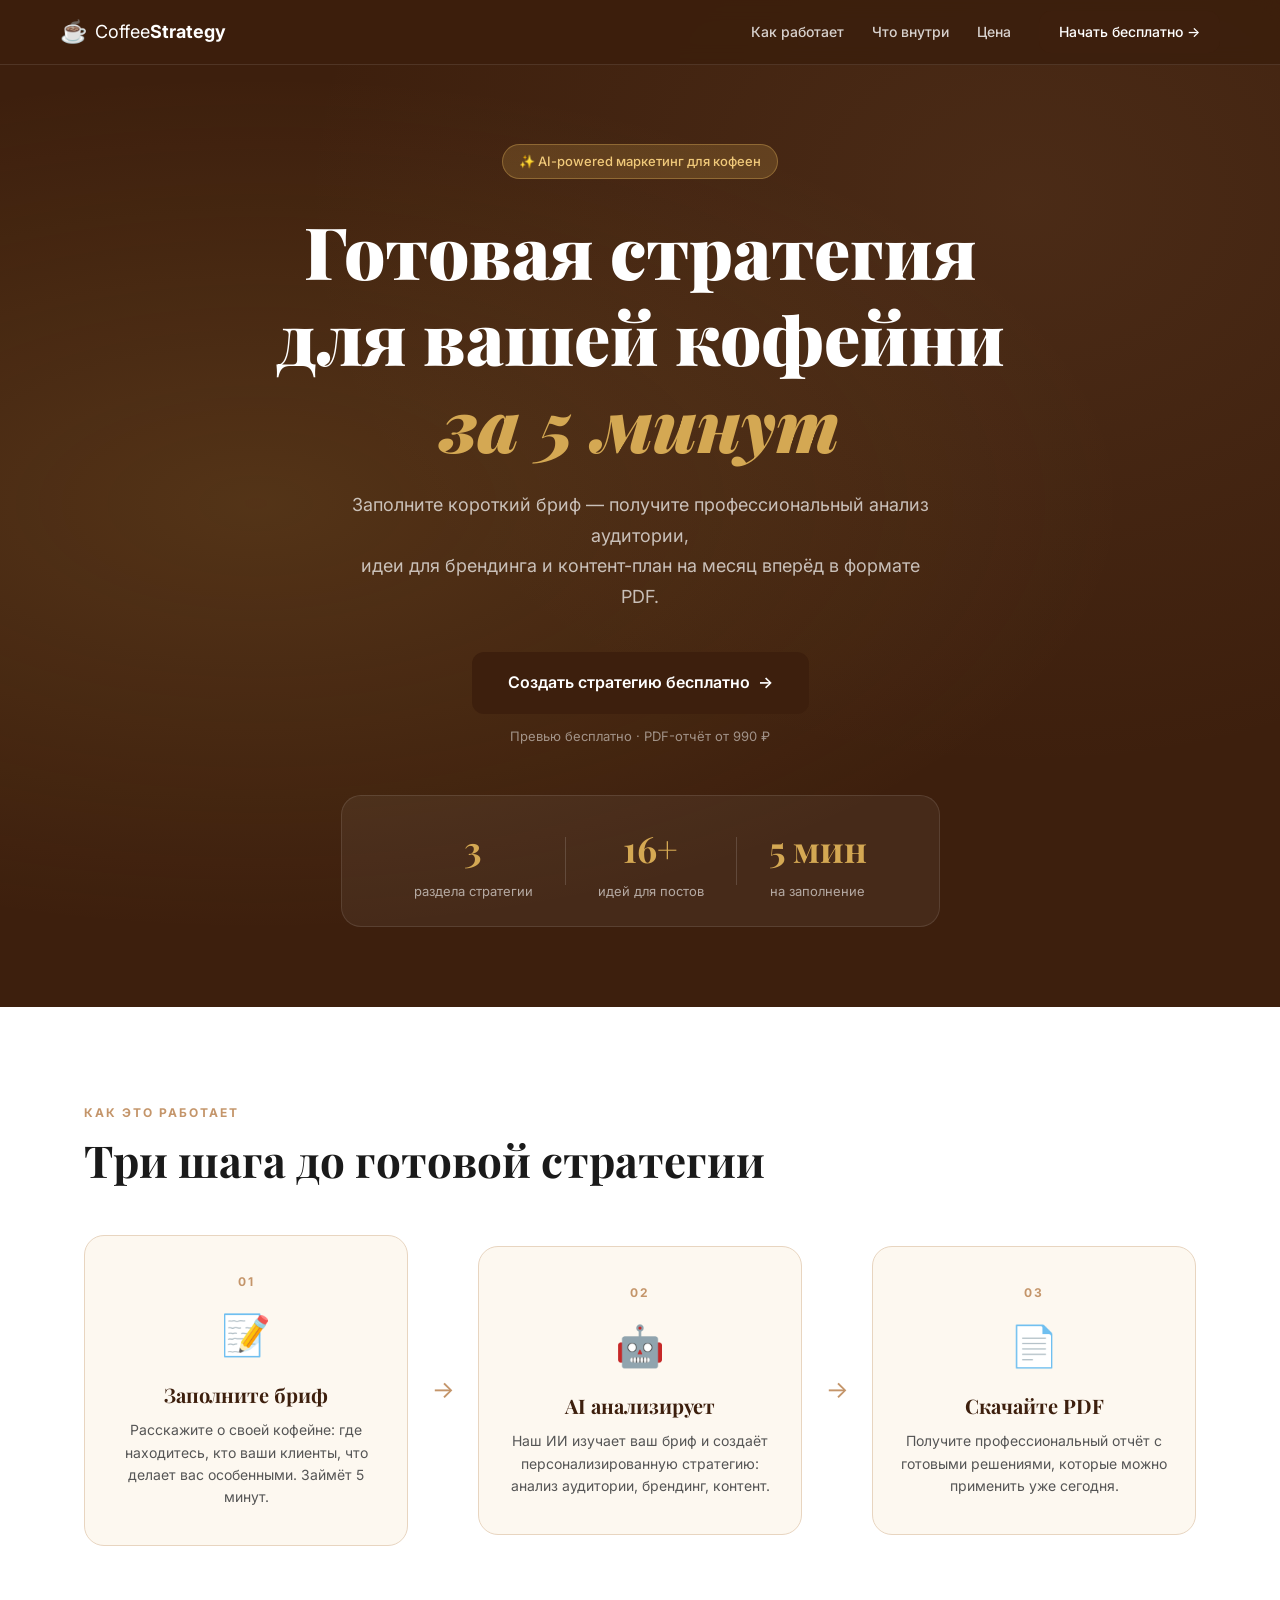
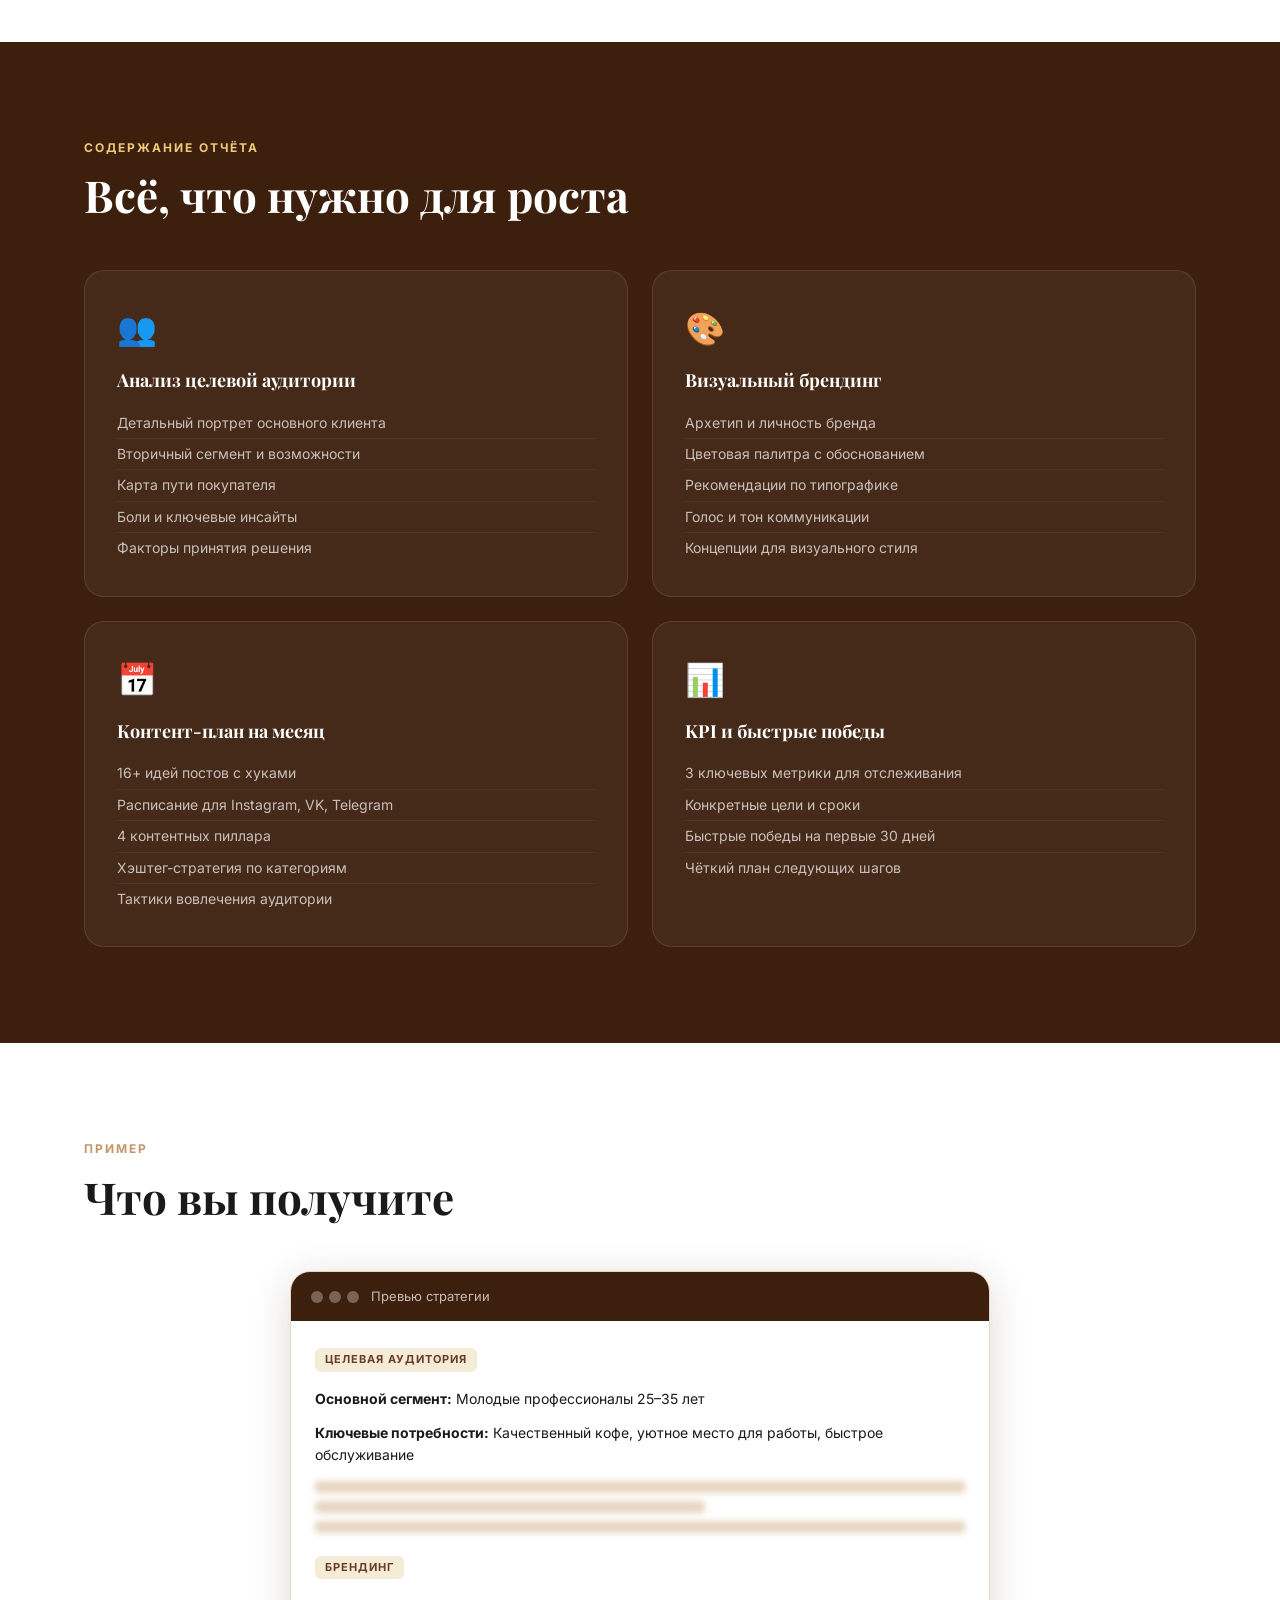
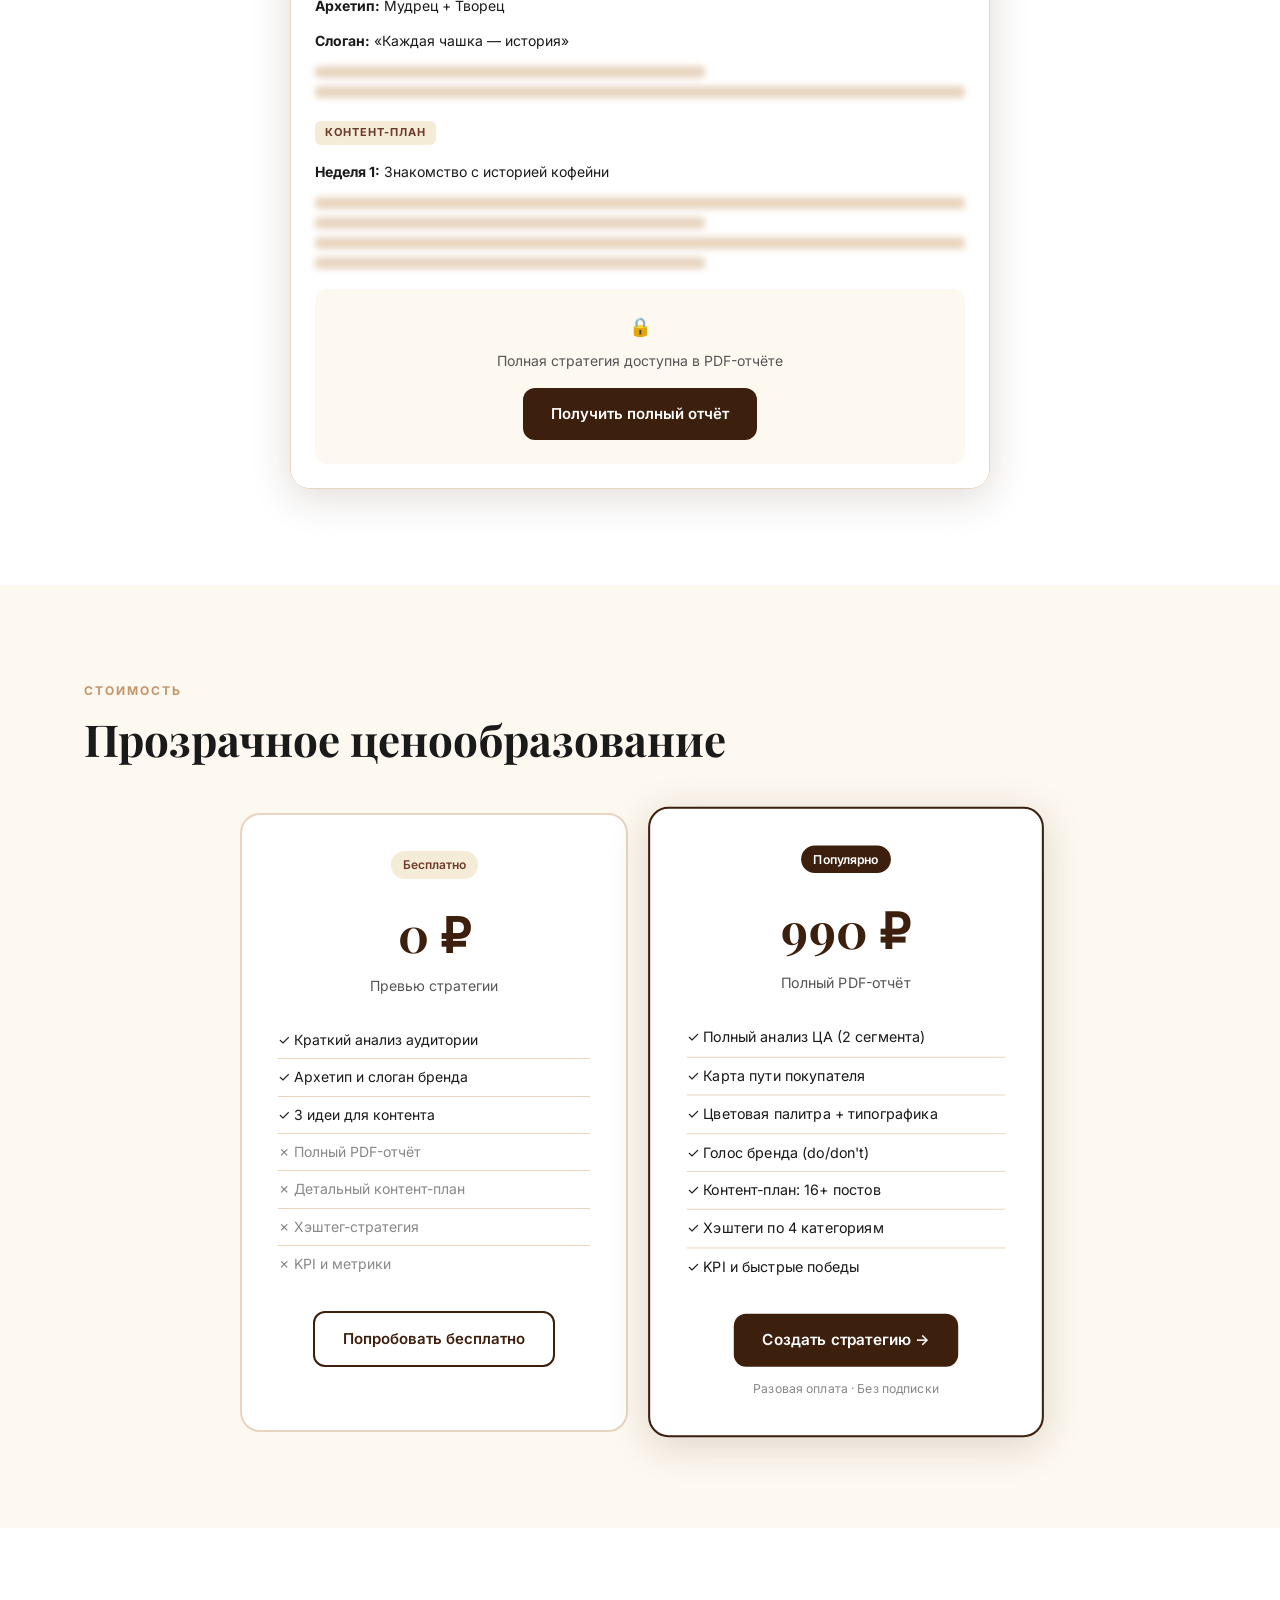
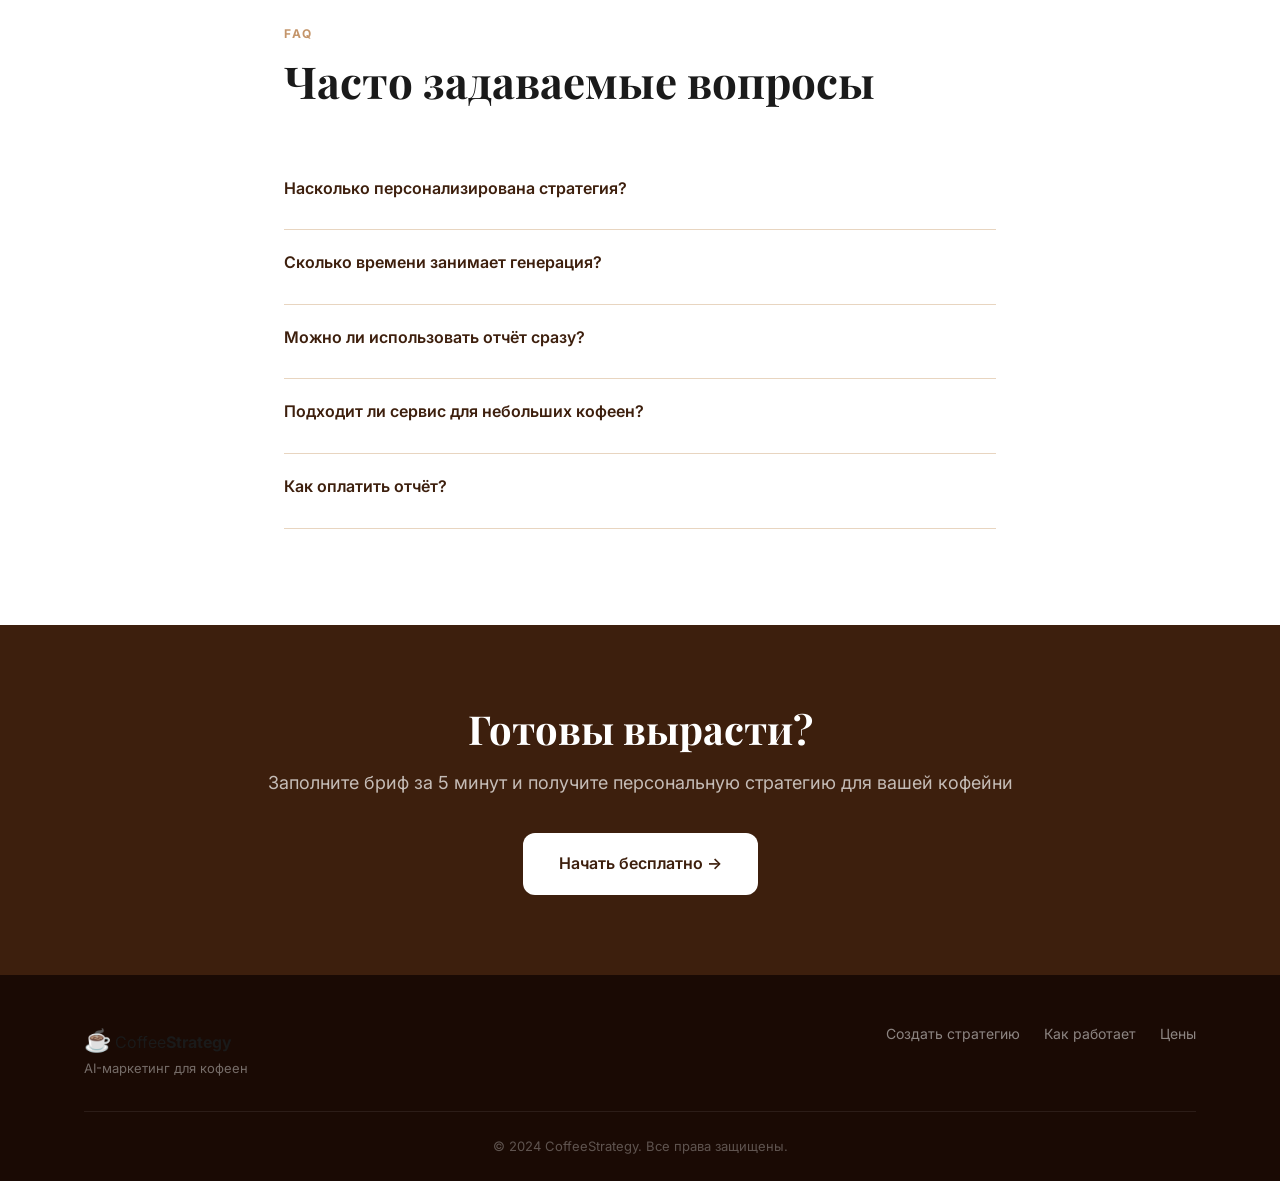
<file: templates/index.html>
<!DOCTYPE html>
<html lang="ru">
<head>
  <meta charset="UTF-8">
  <meta name="viewport" content="width=device-width, initial-scale=1.0">
  <title>CoffeeStrategy — AI-стратегия для вашей кофейни</title>
  <meta name="description" content="Получите готовую маркетинговую стратегию для кофейни за 5 минут. Анализ ЦА, брендинг, контент-план на месяц — всё в одном PDF-отчёте.">
  <link rel="preconnect" href="https://fonts.googleapis.com">
  <link href="https://fonts.googleapis.com/css2?family=Playfair+Display:wght@400;700;900&family=Inter:wght@300;400;500;600&display=swap" rel="stylesheet">
  <link rel="stylesheet" href="/static/css/style.css">
</head>
<body>

<!-- NAVBAR -->
<nav class="navbar">
  <div class="nav-container">
    <a href="/" class="nav-logo">
      <span class="logo-icon">☕</span>
      <span class="logo-text">Coffee<strong>Strategy</strong></span>
    </a>
    <div class="nav-links">
      <a href="#how-it-works">Как работает</a>
      <a href="#what-inside">Что внутри</a>
      <a href="#pricing">Цена</a>
      <a href="/brief" class="btn-nav">Начать бесплатно →</a>
    </div>
  </div>
</nav>

<!-- HERO -->
<section class="hero">
  <div class="hero-bg"></div>
  <div class="container">
    <div class="hero-badge">✨ AI-powered маркетинг для кофеен</div>
    <h1 class="hero-title">
      Готовая стратегия<br>для вашей кофейни<br>
      <span class="hero-accent">за 5 минут</span>
    </h1>
    <p class="hero-subtitle">
      Заполните короткий бриф — получите профессиональный анализ аудитории,<br>
      идеи для брендинга и контент-план на месяц вперёд в формате PDF.
    </p>
    <div class="hero-cta">
      <a href="/brief" class="btn-primary btn-large">
        Создать стратегию бесплатно
        <span class="btn-arrow">→</span>
      </a>
      <div class="hero-note">Превью бесплатно · PDF-отчёт от 990 ₽</div>
    </div>
    <div class="hero-stats">
      <div class="stat">
        <span class="stat-num">3</span>
        <span class="stat-label">раздела стратегии</span>
      </div>
      <div class="stat-divider"></div>
      <div class="stat">
        <span class="stat-num">16+</span>
        <span class="stat-label">идей для постов</span>
      </div>
      <div class="stat-divider"></div>
      <div class="stat">
        <span class="stat-num">5 мин</span>
        <span class="stat-label">на заполнение</span>
      </div>
    </div>
  </div>
</section>

<!-- HOW IT WORKS -->
<section class="section" id="how-it-works">
  <div class="container">
    <div class="section-label">Как это работает</div>
    <h2 class="section-title">Три шага до готовой стратегии</h2>
    <div class="steps-grid">
      <div class="step-card">
        <div class="step-num">01</div>
        <div class="step-icon">📝</div>
        <h3>Заполните бриф</h3>
        <p>Расскажите о своей кофейне: где находитесь, кто ваши клиенты, что делает вас особенными. Займёт 5 минут.</p>
      </div>
      <div class="step-arrow">→</div>
      <div class="step-card">
        <div class="step-num">02</div>
        <div class="step-icon">🤖</div>
        <h3>AI анализирует</h3>
        <p>Наш ИИ изучает ваш бриф и создаёт персонализированную стратегию: анализ аудитории, брендинг, контент.</p>
      </div>
      <div class="step-arrow">→</div>
      <div class="step-card">
        <div class="step-num">03</div>
        <div class="step-icon">📄</div>
        <h3>Скачайте PDF</h3>
        <p>Получите профессиональный отчёт с готовыми решениями, которые можно применить уже сегодня.</p>
      </div>
    </div>
  </div>
</section>

<!-- WHAT'S INSIDE -->
<section class="section section-dark" id="what-inside">
  <div class="container">
    <div class="section-label light">Содержание отчёта</div>
    <h2 class="section-title light">Всё, что нужно для роста</h2>
    <div class="features-grid">
      <div class="feature-card">
        <div class="feature-icon">👥</div>
        <h3>Анализ целевой аудитории</h3>
        <ul>
          <li>Детальный портрет основного клиента</li>
          <li>Вторичный сегмент и возможности</li>
          <li>Карта пути покупателя</li>
          <li>Боли и ключевые инсайты</li>
          <li>Факторы принятия решения</li>
        </ul>
      </div>
      <div class="feature-card">
        <div class="feature-icon">🎨</div>
        <h3>Визуальный брендинг</h3>
        <ul>
          <li>Архетип и личность бренда</li>
          <li>Цветовая палитра с обоснованием</li>
          <li>Рекомендации по типографике</li>
          <li>Голос и тон коммуникации</li>
          <li>Концепции для визуального стиля</li>
        </ul>
      </div>
      <div class="feature-card">
        <div class="feature-icon">📅</div>
        <h3>Контент-план на месяц</h3>
        <ul>
          <li>16+ идей постов с хуками</li>
          <li>Расписание для Instagram, VK, Telegram</li>
          <li>4 контентных пиллара</li>
          <li>Хэштег-стратегия по категориям</li>
          <li>Тактики вовлечения аудитории</li>
        </ul>
      </div>
      <div class="feature-card">
        <div class="feature-icon">📊</div>
        <h3>KPI и быстрые победы</h3>
        <ul>
          <li>3 ключевых метрики для отслеживания</li>
          <li>Конкретные цели и сроки</li>
          <li>Быстрые победы на первые 30 дней</li>
          <li>Чёткий план следующих шагов</li>
        </ul>
      </div>
    </div>
  </div>
</section>

<!-- PREVIEW EXAMPLE -->
<section class="section" id="example">
  <div class="container">
    <div class="section-label">Пример</div>
    <h2 class="section-title">Что вы получите</h2>
    <div class="preview-mockup">
      <div class="mockup-header">
        <div class="mockup-dots">
          <span></span><span></span><span></span>
        </div>
        <div class="mockup-title">Превью стратегии</div>
      </div>
      <div class="mockup-body">
        <div class="mockup-section">
          <div class="mockup-tag">Целевая аудитория</div>
          <div class="mockup-item">
            <strong>Основной сегмент:</strong> Молодые профессионалы 25–35 лет
          </div>
          <div class="mockup-item">
            <strong>Ключевые потребности:</strong> Качественный кофе, уютное место для работы, быстрое обслуживание
          </div>
          <div class="mockup-blurred">
            <div class="blur-line"></div>
            <div class="blur-line short"></div>
            <div class="blur-line"></div>
          </div>
        </div>
        <div class="mockup-section">
          <div class="mockup-tag">Брендинг</div>
          <div class="mockup-item">
            <strong>Архетип:</strong> Мудрец + Творец
          </div>
          <div class="mockup-item">
            <strong>Слоган:</strong> «Каждая чашка — история»
          </div>
          <div class="mockup-blurred">
            <div class="blur-line short"></div>
            <div class="blur-line"></div>
          </div>
        </div>
        <div class="mockup-section">
          <div class="mockup-tag">Контент-план</div>
          <div class="mockup-item">
            <strong>Неделя 1:</strong> Знакомство с историей кофейни
          </div>
          <div class="mockup-blurred">
            <div class="blur-line"></div>
            <div class="blur-line short"></div>
            <div class="blur-line"></div>
            <div class="blur-line short"></div>
          </div>
        </div>
        <div class="mockup-lock">
          <div class="lock-icon">🔒</div>
          <div class="lock-text">Полная стратегия доступна в PDF-отчёте</div>
          <a href="/brief" class="btn-primary">Получить полный отчёт</a>
        </div>
      </div>
    </div>
  </div>
</section>

<!-- PRICING -->
<section class="section section-cream" id="pricing">
  <div class="container">
    <div class="section-label">Стоимость</div>
    <h2 class="section-title">Прозрачное ценообразование</h2>
    <div class="pricing-grid">
      <div class="pricing-card">
        <div class="pricing-badge">Бесплатно</div>
        <div class="pricing-price">0 ₽</div>
        <div class="pricing-desc">Превью стратегии</div>
        <ul class="pricing-features">
          <li class="included">✓ Краткий анализ аудитории</li>
          <li class="included">✓ Архетип и слоган бренда</li>
          <li class="included">✓ 3 идеи для контента</li>
          <li class="not-included">✗ Полный PDF-отчёт</li>
          <li class="not-included">✗ Детальный контент-план</li>
          <li class="not-included">✗ Хэштег-стратегия</li>
          <li class="not-included">✗ KPI и метрики</li>
        </ul>
        <a href="/brief" class="btn-secondary">Попробовать бесплатно</a>
      </div>
      <div class="pricing-card featured">
        <div class="pricing-badge popular">Популярно</div>
        <div class="pricing-price">990 ₽</div>
        <div class="pricing-desc">Полный PDF-отчёт</div>
        <ul class="pricing-features">
          <li class="included">✓ Полный анализ ЦА (2 сегмента)</li>
          <li class="included">✓ Карта пути покупателя</li>
          <li class="included">✓ Цветовая палитра + типографика</li>
          <li class="included">✓ Голос бренда (do/don't)</li>
          <li class="included">✓ Контент-план: 16+ постов</li>
          <li class="included">✓ Хэштеги по 4 категориям</li>
          <li class="included">✓ KPI и быстрые победы</li>
        </ul>
        <a href="/brief" class="btn-primary">Создать стратегию →</a>
        <div class="pricing-note">Разовая оплата · Без подписки</div>
      </div>
    </div>
  </div>
</section>

<!-- FAQ -->
<section class="section" id="faq">
  <div class="container container-narrow">
    <div class="section-label">FAQ</div>
    <h2 class="section-title">Часто задаваемые вопросы</h2>
    <div class="faq-list">
      <div class="faq-item">
        <div class="faq-q">Насколько персонализирована стратегия?</div>
        <div class="faq-a">Стратегия создаётся индивидуально на основе вашего брифа. AI учитывает расположение кофейни, тип заведения, ценовой сегмент и особенности вашего бизнеса.</div>
      </div>
      <div class="faq-item">
        <div class="faq-q">Сколько времени занимает генерация?</div>
        <div class="faq-a">Превью генерируется за 15–30 секунд. Полный PDF-отчёт — за 1–2 минуты после оплаты.</div>
      </div>
      <div class="faq-item">
        <div class="faq-q">Можно ли использовать отчёт сразу?</div>
        <div class="faq-a">Да. Отчёт содержит конкретные рекомендации, готовые идеи для постов с хуками и чёткий план действий. Вы можете начать применять стратегию в тот же день.</div>
      </div>
      <div class="faq-item">
        <div class="faq-q">Подходит ли сервис для небольших кофеен?</div>
        <div class="faq-a">Абсолютно. Сервис создан специально для независимых кофеен и небольших сетей, которым нужна профессиональная стратегия без дорогостоящего маркетингового агентства.</div>
      </div>
      <div class="faq-item">
        <div class="faq-q">Как оплатить отчёт?</div>
        <div class="faq-a">Принимаем оплату картой через Stripe. Для тестирования доступен демо-код DEMO2024.</div>
      </div>
    </div>
  </div>
</section>

<!-- CTA -->
<section class="section-cta">
  <div class="container text-center">
    <h2>Готовы вырасти?</h2>
    <p>Заполните бриф за 5 минут и получите персональную стратегию для вашей кофейни</p>
    <a href="/brief" class="btn-primary btn-large btn-white">
      Начать бесплатно →
    </a>
  </div>
</section>

<!-- FOOTER -->
<footer class="footer">
  <div class="container">
    <div class="footer-content">
      <div class="footer-brand">
        <span class="logo-icon">☕</span>
        <span class="logo-text">Coffee<strong>Strategy</strong></span>
        <p>AI-маркетинг для кофеен</p>
      </div>
      <div class="footer-links">
        <a href="/brief">Создать стратегию</a>
        <a href="#how-it-works">Как работает</a>
        <a href="#pricing">Цены</a>
      </div>
    </div>
    <div class="footer-bottom">
      <p>© 2024 CoffeeStrategy. Все права защищены.</p>
    </div>
  </div>
</footer>

<script src="/static/js/main.js"></script>
</body>
</html>
</file>
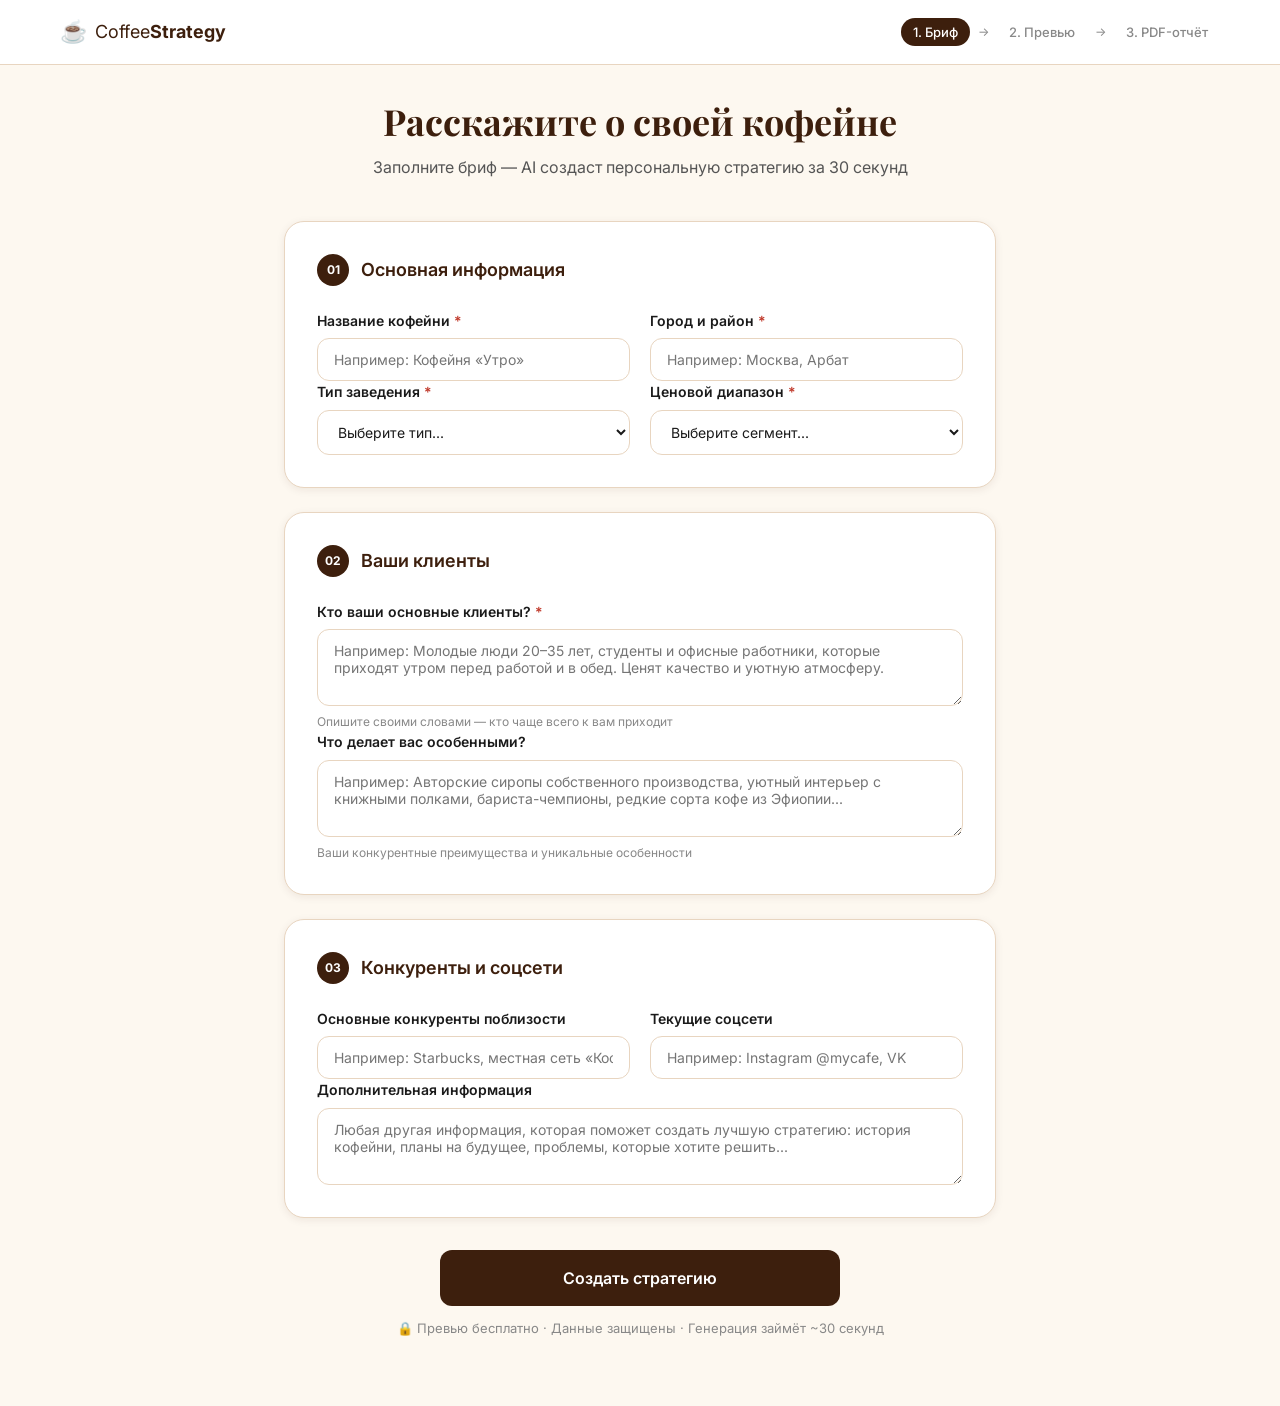
<file: templates/brief.html>
<!DOCTYPE html>
<html lang="ru">
<head>
  <meta charset="UTF-8">
  <meta name="viewport" content="width=device-width, initial-scale=1.0">
  <title>Заполните бриф — CoffeeStrategy</title>
  <link rel="preconnect" href="https://fonts.googleapis.com">
  <link href="https://fonts.googleapis.com/css2?family=Playfair+Display:wght@400;700&family=Inter:wght@300;400;500;600&display=swap" rel="stylesheet">
  <link rel="stylesheet" href="/static/css/style.css">
</head>
<body class="brief-page">

<nav class="navbar navbar-light">
  <div class="nav-container">
    <a href="/" class="nav-logo">
      <span class="logo-icon">☕</span>
      <span class="logo-text">Coffee<strong>Strategy</strong></span>
    </a>
    <div class="nav-progress">
      <div class="progress-step active">1. Бриф</div>
      <div class="progress-arrow">→</div>
      <div class="progress-step">2. Превью</div>
      <div class="progress-arrow">→</div>
      <div class="progress-step">3. PDF-отчёт</div>
    </div>
  </div>
</nav>

<div class="brief-container">
  <div class="brief-header">
    <h1>Расскажите о своей кофейне</h1>
    <p>Заполните бриф — AI создаст персональную стратегию за 30 секунд</p>
  </div>

  <form id="briefForm" class="brief-form">
    <!-- SECTION 1: Основное -->
    <div class="form-section">
      <div class="form-section-header">
        <span class="form-section-num">01</span>
        <h2>Основная информация</h2>
      </div>

      <div class="form-row">
        <div class="form-group">
          <label for="coffee_name">
            Название кофейни <span class="required">*</span>
          </label>
          <input type="text" id="coffee_name" name="coffee_name"
                 placeholder="Например: Кофейня «Утро»"
                 required maxlength="100">
        </div>
        <div class="form-group">
          <label for="location">
            Город и район <span class="required">*</span>
          </label>
          <input type="text" id="location" name="location"
                 placeholder="Например: Москва, Арбат"
                 required maxlength="100">
        </div>
      </div>

      <div class="form-row">
        <div class="form-group">
          <label for="coffee_type">
            Тип заведения <span class="required">*</span>
          </label>
          <select id="coffee_type" name="coffee_type" required>
            <option value="">Выберите тип...</option>
            <option value="Кофейня-кондитерская">Кофейня-кондитерская</option>
            <option value="Кофе с собой (to-go)">Кофе с собой (to-go)</option>
            <option value="Specialty-кофейня">Specialty-кофейня</option>
            <option value="Кофейня-коворкинг">Кофейня-коворкинг</option>
            <option value="Семейная кофейня">Семейная кофейня</option>
            <option value="Кофейня при пекарне">Кофейня при пекарне</option>
            <option value="Кофейня в бизнес-центре">Кофейня в бизнес-центре</option>
            <option value="Другое">Другое</option>
          </select>
        </div>
        <div class="form-group">
          <label for="price_range">
            Ценовой диапазон <span class="required">*</span>
          </label>
          <select id="price_range" name="price_range" required>
            <option value="">Выберите сегмент...</option>
            <option value="Эконом (кофе до 150 ₽)">Эконом (кофе до 150 ₽)</option>
            <option value="Средний (кофе 150–300 ₽)">Средний (кофе 150–300 ₽)</option>
            <option value="Выше среднего (кофе 300–500 ₽)">Выше среднего (кофе 300–500 ₽)</option>
            <option value="Премиум (кофе от 500 ₽)">Премиум (кофе от 500 ₽)</option>
          </select>
        </div>
      </div>
    </div>

    <!-- SECTION 2: Аудитория -->
    <div class="form-section">
      <div class="form-section-header">
        <span class="form-section-num">02</span>
        <h2>Ваши клиенты</h2>
      </div>

      <div class="form-group">
        <label for="target_audience">
          Кто ваши основные клиенты? <span class="required">*</span>
        </label>
        <textarea id="target_audience" name="target_audience"
                  placeholder="Например: Молодые люди 20–35 лет, студенты и офисные работники, которые приходят утром перед работой и в обед. Ценят качество и уютную атмосферу."
                  rows="3" required maxlength="500"></textarea>
        <div class="field-hint">Опишите своими словами — кто чаще всего к вам приходит</div>
      </div>

      <div class="form-group">
        <label for="unique_features">Что делает вас особенными?</label>
        <textarea id="unique_features" name="unique_features"
                  placeholder="Например: Авторские сиропы собственного производства, уютный интерьер с книжными полками, бариста-чемпионы, редкие сорта кофе из Эфиопии..."
                  rows="3" maxlength="500"></textarea>
        <div class="field-hint">Ваши конкурентные преимущества и уникальные особенности</div>
      </div>
    </div>

    <!-- SECTION 3: Конкуренты и соцсети -->
    <div class="form-section">
      <div class="form-section-header">
        <span class="form-section-num">03</span>
        <h2>Конкуренты и соцсети</h2>
      </div>

      <div class="form-row">
        <div class="form-group">
          <label for="competitors">Основные конкуренты поблизости</label>
          <input type="text" id="competitors" name="competitors"
                 placeholder="Например: Starbucks, местная сеть «Кофемания»"
                 maxlength="200">
        </div>
        <div class="form-group">
          <label for="social_media">Текущие соцсети</label>
          <input type="text" id="social_media" name="social_media"
                 placeholder="Например: Instagram @mycafe, VK"
                 maxlength="200">
        </div>
      </div>

      <div class="form-group">
        <label for="additional_info">Дополнительная информация</label>
        <textarea id="additional_info" name="additional_info"
                  placeholder="Любая другая информация, которая поможет создать лучшую стратегию: история кофейни, планы на будущее, проблемы, которые хотите решить..."
                  rows="3" maxlength="500"></textarea>
      </div>
    </div>

    <!-- SUBMIT -->
    <div class="form-submit">
      <button type="submit" class="btn-primary btn-large btn-submit" id="submitBtn">
        <span class="btn-text">Создать стратегию</span>
        <span class="btn-loading hidden">
          <span class="spinner"></span>
          Анализируем...
        </span>
      </button>
      <div class="submit-note">
        🔒 Превью бесплатно · Данные защищены · Генерация займёт ~30 секунд
      </div>
    </div>
  </form>

  <div id="errorMessage" class="error-message hidden"></div>
</div>

<script src="/static/js/brief.js"></script>
</body>
</html>
</file>
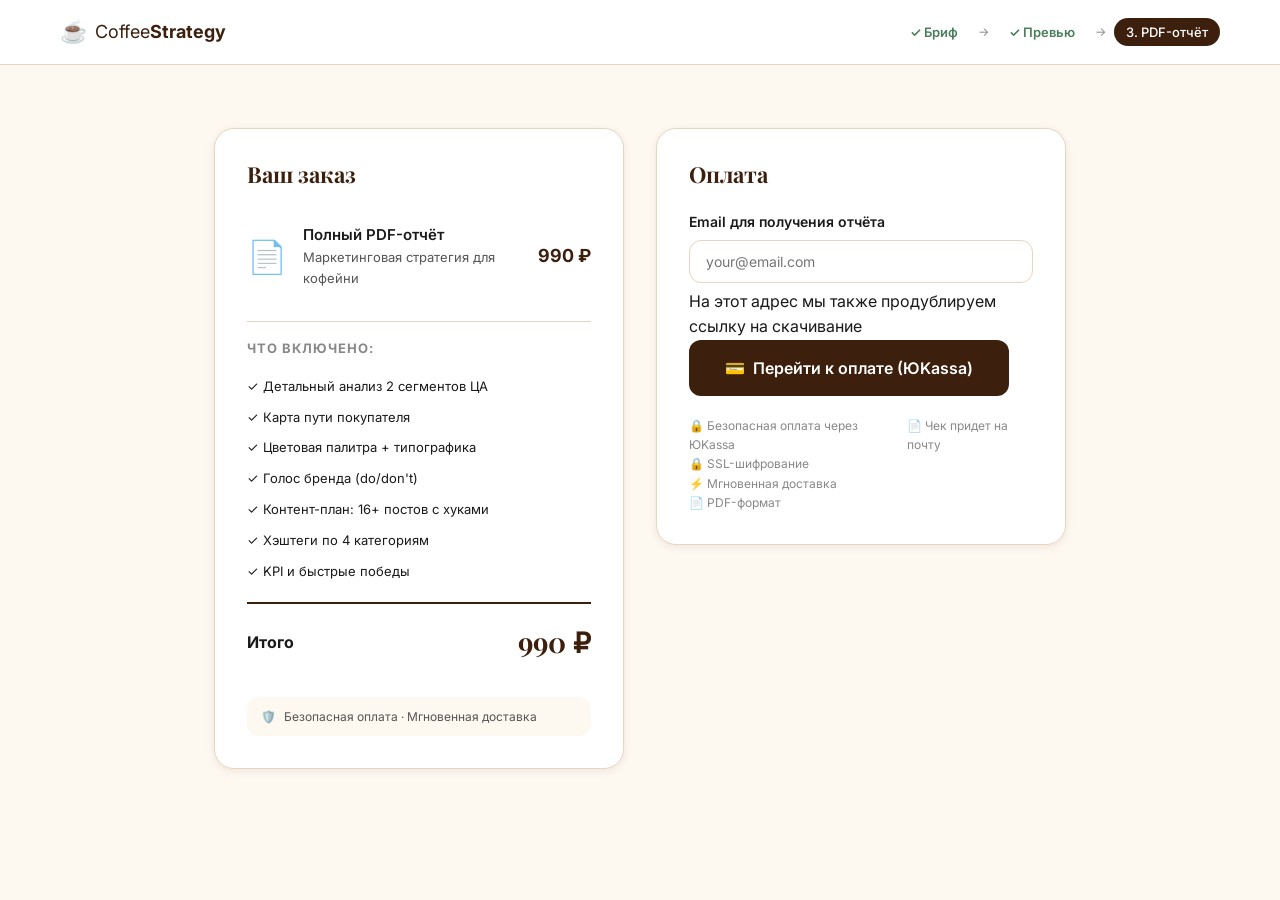
<file: templates/payment.html>
<!DOCTYPE html>
<html lang="ru">
<head>
  <meta charset="UTF-8">
  <meta name="viewport" content="width=device-width, initial-scale=1.0">
  <title>Оплата — CoffeeStrategy</title>
  <link rel="preconnect" href="https://fonts.googleapis.com">
  <link href="https://fonts.googleapis.com/css2?family=Playfair+Display:wght@400;700&family=Inter:wght@300;400;500;600&display=swap" rel="stylesheet">
  <link rel="stylesheet" href="/static/css/style.css">
</head>
<body class="payment-page">

<nav class="navbar navbar-light">
  <div class="nav-container">
    <a href="/" class="nav-logo">
      <span class="logo-icon">☕</span>
      <span class="logo-text">Coffee<strong>Strategy</strong></span>
    </a>
    <div class="nav-progress">
      <div class="progress-step done">✓ Бриф</div>
      <div class="progress-arrow">→</div>
      <div class="progress-step done">✓ Превью</div>
      <div class="progress-arrow">→</div>
      <div class="progress-step active">3. PDF-отчёт</div>
    </div>
  </div>
</nav>

<div class="payment-container">
  <div class="payment-grid">

    <!-- ORDER SUMMARY -->
    <div class="order-summary">
      <h2>Ваш заказ</h2>
      <div class="order-item">
        <div class="order-item-icon">📄</div>
        <div class="order-item-info">
          <div class="order-item-name">Полный PDF-отчёт</div>
          <div class="order-item-desc">Маркетинговая стратегия для кофейни</div>
        </div>
        <div class="order-item-price">990 ₽</div>
      </div>

      <div class="order-divider"></div>

      <div class="order-includes">
        <h4>Что включено:</h4>
        <ul>
          <li>✓ Детальный анализ 2 сегментов ЦА</li>
          <li>✓ Карта пути покупателя</li>
          <li>✓ Цветовая палитра + типографика</li>
          <li>✓ Голос бренда (do/don't)</li>
          <li>✓ Контент-план: 16+ постов с хуками</li>
          <li>✓ Хэштеги по 4 категориям</li>
          <li>✓ KPI и быстрые победы</li>
        </ul>
      </div>

      <div class="order-total">
        <span>Итого</span>
        <span class="total-price">990 ₽</span>
      </div>

      <div class="order-guarantee">
        <span class="guarantee-icon">🛡️</span>
        <span>Безопасная оплата · Мгновенная доставка</span>
      </div>
    </div>

    <!-- PAYMENT FORM -->
    <div class="payment-form-block">
      <h2>Оплата</h2>

      <div class="payment-method-block">
        <div class="form-group">
          <label for="email">Email для получения отчёта</label>
          <input type="email" id="email" name="email"
                 placeholder="your@email.com" required>
          <p class="input-hint">На этот адрес мы также продублируем ссылку на скачивание</p>
        </div>

        <button id="yookassaBtn" class="btn-primary btn-large btn-block">
          <span class="btn-icon">💳</span> Перейти к оплате (ЮKassa)
        </button>
        
        <div class="payment-security">
          <span class="security-item">🔒 Безопасная оплата через ЮKassa</span>
          <span class="security-item">📄 Чек придет на почту</span>
        </div>
      </div>

      <div id="paymentError" class="error-message hidden"></div>

      <div class="payment-security-footer">
        <div class="security-item">🔒 SSL-шифрование</div>
        <div class="security-item">⚡ Мгновенная доставка</div>
        <div class="security-item">📄 PDF-формат</div>
      </div>
    </div>

  </div>
</div>

<script>
document.getElementById('yookassaBtn').addEventListener('click', async function() {
    const email = document.getElementById('email').value;
    if (!email || !email.includes('@')) {
        alert('Пожалуйста, введите корректный email');
        return;
    }

    const btn = this;
    const originalText = btn.innerHTML;
    btn.disabled = true;
    btn.innerHTML = '<span class="spinner"></span> Создание платежа...';

    try {
        const response = await fetch('/api/create-payment', {
            method: 'POST',
            headers: { 'Content-Type': 'application/json' },
            body: JSON.stringify({ email: email })
        });

        const result = await response.json();
        if (result.success) {
            // Redirect to Yookassa confirmation page
            window.location.href = result.confirmation_url;
        } else {
            alert('Ошибка при создании платежа: ' + result.error);
            btn.disabled = false;
            btn.innerHTML = originalText;
        }
    } catch (error) {
        console.error('Error:', error);
        alert('Произошла сетевая ошибка. Попробуйте позже.');
        btn.disabled = false;
        btn.innerHTML = originalText;
    }
});
</script>

</body>
</html>
</file>
<file: static/css/style.css>
/* ===== RESET & BASE ===== */
*, *::before, *::after { box-sizing: border-box; margin: 0; padding: 0; }

:root {
  --brown-dark: #3D1F0D;
  --brown-medium: #6B3A2A;
  --brown-light: #C4956A;
  --cream: #F5ECD7;
  --cream-light: #FDF8F0;
  --gold: #D4A853;
  --gold-light: #F0C97A;
  --text-dark: #1A1A1A;
  --text-gray: #555555;
  --text-light: #888888;
  --white: #FFFFFF;
  --border: #E8D5C0;
  --success: #4A7C59;
  --error: #C0392B;
  --shadow-sm: 0 2px 8px rgba(61,31,13,0.08);
  --shadow-md: 0 4px 20px rgba(61,31,13,0.12);
  --shadow-lg: 0 8px 40px rgba(61,31,13,0.16);
  --radius: 12px;
  --radius-lg: 20px;
  --transition: all 0.25s ease;
}

html { scroll-behavior: smooth; }

body {
  font-family: 'Inter', -apple-system, BlinkMacSystemFont, sans-serif;
  font-size: 16px;
  line-height: 1.6;
  color: var(--text-dark);
  background: var(--white);
  -webkit-font-smoothing: antialiased;
}

h1, h2, h3 { font-family: 'Playfair Display', Georgia, serif; line-height: 1.2; }

a { text-decoration: none; color: inherit; }

img { max-width: 100%; }

.container { max-width: 1160px; margin: 0 auto; padding: 0 24px; }
.container-narrow { max-width: 760px; margin: 0 auto; padding: 0 24px; }
.text-center { text-align: center; }

/* ===== BUTTONS ===== */
.btn-primary {
  display: inline-flex; align-items: center; gap: 8px;
  background: var(--brown-dark);
  color: var(--white);
  padding: 14px 28px;
  border-radius: var(--radius);
  font-family: 'Inter', sans-serif;
  font-size: 15px;
  font-weight: 600;
  border: none;
  cursor: pointer;
  transition: var(--transition);
  text-decoration: none;
}
.btn-primary:hover {
  background: var(--brown-medium);
  transform: translateY(-1px);
  box-shadow: var(--shadow-md);
}
.btn-primary.btn-large { padding: 18px 36px; font-size: 16px; }
.btn-primary.btn-white { background: var(--white); color: var(--brown-dark); }
.btn-primary.btn-white:hover { background: var(--cream); }

.btn-secondary {
  display: inline-flex; align-items: center; gap: 8px;
  background: transparent;
  color: var(--brown-dark);
  padding: 14px 28px;
  border-radius: var(--radius);
  font-size: 15px;
  font-weight: 600;
  border: 2px solid var(--brown-dark);
  cursor: pointer;
  transition: var(--transition);
  text-decoration: none;
}
.btn-secondary:hover { background: var(--cream); }

.btn-link {
  color: var(--text-gray);
  font-size: 14px;
  text-decoration: underline;
  cursor: pointer;
}

.btn-nav {
  background: var(--brown-dark);
  color: var(--white) !important;
  padding: 10px 20px;
  border-radius: var(--radius);
  font-weight: 600;
  font-size: 14px;
  transition: var(--transition);
}
.btn-nav:hover { background: var(--brown-medium); }

.btn-arrow { transition: transform 0.2s; }
.btn-primary:hover .btn-arrow { transform: translateX(4px); }

/* ===== NAVBAR ===== */
.navbar {
  position: fixed; top: 0; left: 0; right: 0; z-index: 100;
  background: rgba(61, 31, 13, 0.95);
  backdrop-filter: blur(10px);
  border-bottom: 1px solid rgba(255,255,255,0.1);
  padding: 0 24px;
}
.navbar.navbar-light {
  background: rgba(255,255,255,0.97);
  border-bottom: 1px solid var(--border);
}
.nav-container {
  max-width: 1160px; margin: 0 auto;
  display: flex; align-items: center; justify-content: space-between;
  height: 64px;
}
.nav-logo {
  display: flex; align-items: center; gap: 8px;
  font-size: 18px; font-weight: 400;
  color: var(--white);
}
.navbar.navbar-light .nav-logo { color: var(--brown-dark); }
.logo-icon { font-size: 22px; }
.logo-text strong { font-weight: 700; }
.nav-links {
  display: flex; align-items: center; gap: 28px;
}
.nav-links a {
  color: rgba(255,255,255,0.8);
  font-size: 14px;
  font-weight: 500;
  transition: color 0.2s;
}
.nav-links a:hover { color: var(--white); }
.navbar.navbar-light .nav-links a { color: var(--text-gray); }
.navbar.navbar-light .nav-links a:hover { color: var(--brown-dark); }

.nav-progress {
  display: flex; align-items: center; gap: 8px;
  font-size: 13px;
}
.progress-step {
  padding: 4px 12px;
  border-radius: 20px;
  color: var(--text-light);
  font-weight: 500;
}
.progress-step.active {
  background: var(--brown-dark);
  color: var(--white);
}
.progress-step.done { color: var(--success); font-weight: 600; }
.progress-arrow { color: var(--text-light); font-size: 12px; }

/* ===== HERO ===== */
.hero {
  position: relative;
  min-height: 100vh;
  display: flex; align-items: center;
  background: var(--brown-dark);
  overflow: hidden;
  padding-top: 64px;
}
.hero-bg {
  position: absolute; inset: 0;
  background:
    radial-gradient(ellipse at 20% 50%, rgba(212,168,83,0.15) 0%, transparent 60%),
    radial-gradient(ellipse at 80% 20%, rgba(196,149,106,0.1) 0%, transparent 50%);
}
.hero .container {
  position: relative; z-index: 1;
  text-align: center;
  padding-top: 80px;
  padding-bottom: 80px;
}
.hero-badge {
  display: inline-block;
  background: rgba(212,168,83,0.2);
  border: 1px solid rgba(212,168,83,0.4);
  color: var(--gold-light);
  padding: 6px 16px;
  border-radius: 20px;
  font-size: 13px;
  font-weight: 500;
  margin-bottom: 28px;
}
.hero-title {
  font-size: clamp(40px, 6vw, 72px);
  color: var(--white);
  margin-bottom: 24px;
  font-weight: 900;
}
.hero-accent {
  color: var(--gold);
  font-style: italic;
}
.hero-subtitle {
  font-size: 18px;
  color: rgba(255,255,255,0.7);
  margin-bottom: 40px;
  max-width: 600px;
  margin-left: auto; margin-right: auto;
  line-height: 1.7;
}
.hero-cta { margin-bottom: 48px; }
.hero-note {
  margin-top: 12px;
  font-size: 13px;
  color: rgba(255,255,255,0.5);
}
.hero-stats {
  display: flex; align-items: center; justify-content: center; gap: 0;
  background: rgba(255,255,255,0.05);
  border: 1px solid rgba(255,255,255,0.1);
  border-radius: var(--radius-lg);
  padding: 24px 40px;
  display: inline-flex;
}
.stat { text-align: center; padding: 0 32px; }
.stat-num {
  display: block;
  font-family: 'Playfair Display', serif;
  font-size: 36px;
  font-weight: 700;
  color: var(--gold);
}
.stat-label {
  display: block;
  font-size: 13px;
  color: rgba(255,255,255,0.6);
  margin-top: 4px;
}
.stat-divider {
  width: 1px; height: 48px;
  background: rgba(255,255,255,0.15);
}

/* ===== SECTIONS ===== */
.section { padding: 96px 0; }
.section-dark {
  background: var(--brown-dark);
  color: var(--white);
}
.section-cream { background: var(--cream-light); }

.section-label {
  font-size: 12px;
  font-weight: 700;
  letter-spacing: 2px;
  text-transform: uppercase;
  color: var(--brown-light);
  margin-bottom: 12px;
}
.section-label.light { color: var(--gold-light); }
.section-title {
  font-size: clamp(28px, 4vw, 44px);
  margin-bottom: 48px;
}
.section-title.light { color: var(--white); }

/* ===== STEPS ===== */
.steps-grid {
  display: flex; align-items: center; gap: 24px;
}
.step-card {
  flex: 1;
  background: var(--cream-light);
  border: 1px solid var(--border);
  border-radius: var(--radius-lg);
  padding: 36px 28px;
  text-align: center;
  transition: var(--transition);
}
.step-card:hover {
  transform: translateY(-4px);
  box-shadow: var(--shadow-lg);
}
.step-num {
  font-size: 12px;
  font-weight: 700;
  letter-spacing: 2px;
  color: var(--brown-light);
  margin-bottom: 12px;
}
.step-icon { font-size: 40px; margin-bottom: 16px; }
.step-card h3 {
  font-size: 20px;
  margin-bottom: 12px;
  color: var(--brown-dark);
}
.step-card p { font-size: 14px; color: var(--text-gray); line-height: 1.6; }
.step-arrow {
  font-size: 24px;
  color: var(--brown-light);
  flex-shrink: 0;
}

/* ===== FEATURES ===== */
.features-grid {
  display: grid;
  grid-template-columns: repeat(2, 1fr);
  gap: 24px;
}
.feature-card {
  background: rgba(255,255,255,0.05);
  border: 1px solid rgba(255,255,255,0.1);
  border-radius: var(--radius-lg);
  padding: 32px;
  transition: var(--transition);
}
.feature-card:hover {
  background: rgba(255,255,255,0.08);
  border-color: rgba(212,168,83,0.3);
}
.feature-icon { font-size: 32px; margin-bottom: 16px; }
.feature-card h3 {
  font-size: 18px;
  color: var(--white);
  margin-bottom: 16px;
}
.feature-card ul { list-style: none; }
.feature-card ul li {
  font-size: 14px;
  color: rgba(255,255,255,0.7);
  padding: 4px 0;
  border-bottom: 1px solid rgba(255,255,255,0.05);
}
.feature-card ul li:last-child { border-bottom: none; }

/* ===== MOCKUP ===== */
.preview-mockup {
  max-width: 700px; margin: 0 auto;
  border-radius: var(--radius-lg);
  overflow: hidden;
  box-shadow: var(--shadow-lg);
  border: 1px solid var(--border);
}
.mockup-header {
  background: var(--brown-dark);
  padding: 14px 20px;
  display: flex; align-items: center; gap: 12px;
}
.mockup-dots { display: flex; gap: 6px; }
.mockup-dots span {
  width: 12px; height: 12px;
  border-radius: 50%;
  background: rgba(255,255,255,0.3);
}
.mockup-title { color: rgba(255,255,255,0.7); font-size: 13px; }
.mockup-body { background: var(--white); padding: 24px; }
.mockup-section { margin-bottom: 20px; }
.mockup-tag {
  display: inline-block;
  background: var(--cream);
  color: var(--brown-medium);
  padding: 3px 10px;
  border-radius: 6px;
  font-size: 11px;
  font-weight: 700;
  text-transform: uppercase;
  letter-spacing: 1px;
  margin-bottom: 10px;
}
.mockup-item {
  font-size: 14px;
  color: var(--text-dark);
  padding: 6px 0;
}
.mockup-blurred { margin-top: 8px; }
.blur-line {
  height: 12px;
  background: var(--border);
  border-radius: 4px;
  margin-bottom: 8px;
  filter: blur(3px);
}
.blur-line.short { width: 60%; }
.mockup-lock {
  text-align: center;
  padding: 24px;
  background: var(--cream-light);
  border-radius: var(--radius);
  margin-top: 16px;
}
.lock-icon { font-size: 28px; display: block; margin-bottom: 8px; }
.lock-text { font-size: 14px; color: var(--text-gray); display: block; margin-bottom: 16px; }

/* ===== PRICING ===== */
.pricing-grid {
  display: grid;
  grid-template-columns: 1fr 1fr;
  gap: 24px;
  max-width: 800px;
  margin: 0 auto;
}
.pricing-card {
  background: var(--white);
  border: 2px solid var(--border);
  border-radius: var(--radius-lg);
  padding: 36px;
  text-align: center;
  position: relative;
}
.pricing-card.featured {
  border-color: var(--brown-dark);
  box-shadow: var(--shadow-lg);
  transform: scale(1.02);
}
.pricing-badge {
  display: inline-block;
  background: var(--cream);
  color: var(--brown-medium);
  padding: 4px 12px;
  border-radius: 20px;
  font-size: 12px;
  font-weight: 600;
  margin-bottom: 16px;
}
.pricing-badge.popular {
  background: var(--brown-dark);
  color: var(--white);
}
.pricing-price {
  font-family: 'Playfair Display', serif;
  font-size: 48px;
  font-weight: 700;
  color: var(--brown-dark);
  margin-bottom: 4px;
}
.pricing-desc {
  font-size: 14px;
  color: var(--text-gray);
  margin-bottom: 24px;
}
.pricing-features {
  list-style: none;
  text-align: left;
  margin-bottom: 28px;
}
.pricing-features li {
  padding: 7px 0;
  font-size: 14px;
  border-bottom: 1px solid var(--border);
}
.pricing-features li:last-child { border-bottom: none; }
.pricing-features .included { color: var(--text-dark); }
.pricing-features .not-included { color: var(--text-light); }
.pricing-note {
  font-size: 12px;
  color: var(--text-light);
  margin-top: 12px;
}

/* ===== FAQ ===== */
.faq-list { display: flex; flex-direction: column; gap: 0; }
.faq-item {
  border-bottom: 1px solid var(--border);
  padding: 20px 0;
}
.faq-q {
  font-weight: 600;
  font-size: 16px;
  color: var(--brown-dark);
  margin-bottom: 8px;
  cursor: pointer;
}
.faq-a {
  font-size: 14px;
  color: var(--text-gray);
  line-height: 1.7;
}

/* ===== CTA SECTION ===== */
.section-cta {
  background: var(--brown-dark);
  padding: 80px 24px;
  text-align: center;
}
.section-cta h2 {
  font-size: 40px;
  color: var(--white);
  margin-bottom: 16px;
}
.section-cta p {
  font-size: 18px;
  color: rgba(255,255,255,0.7);
  margin-bottom: 36px;
}

/* ===== FOOTER ===== */
.footer {
  background: #1A0A04;
  padding: 48px 0 24px;
}
.footer-content {
  display: flex;
  justify-content: space-between;
  align-items: flex-start;
  margin-bottom: 32px;
}
.footer-brand .nav-logo { color: var(--white); margin-bottom: 8px; }
.footer-brand p { font-size: 13px; color: rgba(255,255,255,0.4); }
.footer-links {
  display: flex; gap: 24px;
}
.footer-links a {
  font-size: 14px;
  color: rgba(255,255,255,0.5);
  transition: color 0.2s;
}
.footer-links a:hover { color: var(--white); }
.footer-bottom {
  border-top: 1px solid rgba(255,255,255,0.08);
  padding-top: 24px;
  text-align: center;
}
.footer-bottom p { font-size: 13px; color: rgba(255,255,255,0.3); }

/* ===== BRIEF PAGE ===== */
.brief-page { background: var(--cream-light); }
.brief-container {
  max-width: 760px;
  margin: 0 auto;
  padding: 100px 24px 60px;
}
.brief-header {
  text-align: center;
  margin-bottom: 40px;
}
.brief-header h1 { font-size: 36px; color: var(--brown-dark); margin-bottom: 12px; }
.brief-header p { font-size: 16px; color: var(--text-gray); }

.brief-form { display: flex; flex-direction: column; gap: 24px; }

.form-section {
  background: var(--white);
  border-radius: var(--radius-lg);
  padding: 32px;
  box-shadow: var(--shadow-sm);
  border: 1px solid var(--border);
}
.form-section-header {
  display: flex; align-items: center; gap: 12px;
  margin-bottom: 24px;
}
.form-section-num {
  background: var(--brown-dark);
  color: var(--white);
  width: 32px; height: 32px;
  border-radius: 50%;
  display: flex; align-items: center; justify-content: center;
  font-size: 12px;
  font-weight: 700;
  flex-shrink: 0;
}
.form-section-header h2 {
  font-size: 18px;
  color: var(--brown-dark);
  font-family: 'Inter', sans-serif;
  font-weight: 600;
}

.form-row { display: grid; grid-template-columns: 1fr 1fr; gap: 20px; }
.form-group { display: flex; flex-direction: column; gap: 6px; }
.form-group label {
  font-size: 14px;
  font-weight: 600;
  color: var(--text-dark);
}
.required { color: var(--error); }

.form-group input,
.form-group select,
.form-group textarea {
  padding: 12px 16px;
  border: 1.5px solid var(--border);
  border-radius: var(--radius);
  font-family: 'Inter', sans-serif;
  font-size: 14px;
  color: var(--text-dark);
  background: var(--white);
  transition: border-color 0.2s;
  outline: none;
  resize: vertical;
}
.form-group input:focus,
.form-group select:focus,
.form-group textarea:focus {
  border-color: var(--brown-medium);
  box-shadow: 0 0 0 3px rgba(107,58,42,0.1);
}
.field-hint { font-size: 12px; color: var(--text-light); }

.form-submit { text-align: center; padding: 8px 0; }
.btn-submit { width: 100%; max-width: 400px; justify-content: center; }
.submit-note {
  margin-top: 12px;
  font-size: 13px;
  color: var(--text-light);
}

/* ===== SPINNER ===== */
.spinner {
  width: 16px; height: 16px;
  border: 2px solid rgba(255,255,255,0.3);
  border-top-color: var(--white);
  border-radius: 50%;
  animation: spin 0.8s linear infinite;
  display: inline-block;
}
@keyframes spin { to { transform: rotate(360deg); } }
.hidden { display: none !important; }

/* ===== ERROR MESSAGE ===== */
.error-message {
  background: #FFF5F5;
  border: 1px solid #FFC0C0;
  color: var(--error);
  padding: 12px 16px;
  border-radius: var(--radius);
  font-size: 14px;
  margin-top: 16px;
}

/* ===== PREVIEW PAGE ===== */
.preview-page { background: var(--cream-light); }
.preview-container {
  max-width: 860px;
  margin: 0 auto;
  padding: 88px 24px 60px;
}
.preview-header {
  text-align: center;
  padding: 40px 0 32px;
}
.preview-header-icon { font-size: 48px; margin-bottom: 16px; }
.preview-header h1 { font-size: 36px; color: var(--brown-dark); margin-bottom: 8px; }
.preview-header p { font-size: 16px; color: var(--text-gray); }

.preview-section {
  background: var(--white);
  border-radius: var(--radius-lg);
  padding: 32px;
  margin-bottom: 24px;
  box-shadow: var(--shadow-sm);
  border: 1px solid var(--border);
}
.preview-section-header {
  display: flex; align-items: center; gap: 12px;
  margin-bottom: 24px;
}
.section-icon { font-size: 24px; }
.preview-section-header h2 {
  font-size: 20px;
  color: var(--brown-dark);
  flex: 1;
}
.preview-badge {
  background: var(--cream);
  color: var(--brown-medium);
  padding: 3px 10px;
  border-radius: 20px;
  font-size: 11px;
  font-weight: 700;
  text-transform: uppercase;
  letter-spacing: 1px;
}

.preview-cards {
  display: grid; grid-template-columns: 1fr 1fr; gap: 16px;
  margin-bottom: 20px;
}
.preview-card {
  background: var(--cream-light);
  border: 1px solid var(--border);
  border-radius: var(--radius);
  padding: 16px 20px;
}
.preview-card.highlight { border-left: 4px solid var(--brown-dark); }
.card-label { font-size: 11px; font-weight: 700; text-transform: uppercase; letter-spacing: 1px; color: var(--text-light); margin-bottom: 6px; }
.card-value { font-size: 16px; font-weight: 600; color: var(--brown-dark); }
.brand-archetype { font-family: 'Playfair Display', serif; font-size: 18px; }
.tagline { font-family: 'Playfair Display', serif; font-style: italic; font-size: 17px; }

.preview-list-section {
  display: grid; grid-template-columns: 1fr 1fr; gap: 20px;
  margin-bottom: 20px;
}
.preview-list-block h4 {
  font-size: 13px;
  font-weight: 700;
  text-transform: uppercase;
  letter-spacing: 1px;
  color: var(--text-light);
  margin-bottom: 10px;
}
.preview-list-block ul { list-style: none; }
.preview-list-block ul li {
  font-size: 14px;
  color: var(--text-dark);
  padding: 5px 0;
  border-bottom: 1px solid var(--border);
  display: flex; align-items: flex-start; gap: 8px;
}
.preview-list-block ul li::before { content: "•"; color: var(--brown-light); flex-shrink: 0; }
.pain-list li::before { content: "⚡"; }

/* Locked content */
.locked-content {
  position: relative;
  overflow: hidden;
  border-radius: var(--radius);
  margin-top: 16px;
}
.locked-rows { padding: 16px; background: var(--cream-light); }
.locked-row {
  height: 14px;
  background: var(--border);
  border-radius: 4px;
  margin-bottom: 10px;
  filter: blur(4px);
}
.locked-row.short { width: 55%; }
.locked-row.medium { width: 75%; }
.lock-overlay {
  position: absolute; inset: 0;
  background: rgba(245,236,215,0.85);
  backdrop-filter: blur(2px);
  display: flex; align-items: center; justify-content: center;
  gap: 10px;
  font-size: 13px;
  color: var(--brown-medium);
  font-weight: 500;
}
.lock-icon { font-size: 18px; }

/* Brand voice */
.brand-voice-block {
  background: var(--cream-light);
  border-left: 4px solid var(--gold);
  padding: 16px 20px;
  border-radius: 0 var(--radius) var(--radius) 0;
  margin-bottom: 20px;
}
.brand-voice-block h4 { font-size: 13px; font-weight: 700; text-transform: uppercase; letter-spacing: 1px; color: var(--text-light); margin-bottom: 8px; }
.brand-voice-block p { font-size: 15px; color: var(--text-dark); }

/* Color palette */
.color-palette { margin-bottom: 20px; }
.color-palette h4 { font-size: 13px; font-weight: 700; text-transform: uppercase; letter-spacing: 1px; color: var(--text-light); margin-bottom: 12px; }
.palette-swatches { display: flex; gap: 12px; }
.swatch { text-align: center; }
.swatch-color {
  width: 56px; height: 56px;
  border-radius: var(--radius);
  border: 2px solid var(--border);
  margin-bottom: 6px;
}
.swatch-name { font-size: 11px; color: var(--text-gray); max-width: 60px; word-break: break-all; }

/* Content teaser */
.content-teaser { margin-bottom: 20px; }
.teaser-block { margin-bottom: 16px; }
.teaser-block h4 { font-size: 13px; font-weight: 700; text-transform: uppercase; letter-spacing: 1px; color: var(--text-light); margin-bottom: 12px; }
.content-ideas { display: flex; flex-wrap: wrap; gap: 8px; }
.content-idea-chip {
  background: var(--cream);
  border: 1px solid var(--border);
  color: var(--brown-medium);
  padding: 6px 14px;
  border-radius: 20px;
  font-size: 13px;
  font-weight: 500;
}
.teaser-meta { display: flex; gap: 24px; }
.teaser-item { display: flex; flex-direction: column; gap: 4px; }
.teaser-label { font-size: 11px; font-weight: 700; text-transform: uppercase; letter-spacing: 1px; color: var(--text-light); }
.teaser-value { font-size: 14px; color: var(--text-dark); font-weight: 500; }

/* Locked calendar */
.locked-calendar {
  position: relative;
  border: 1px solid var(--border);
  border-radius: var(--radius);
  overflow: hidden;
}
.calendar-header {
  display: grid; grid-template-columns: 1fr 1fr 2fr;
  background: var(--brown-dark);
  padding: 10px 16px;
}
.cal-col { font-size: 12px; font-weight: 700; color: rgba(255,255,255,0.7); text-transform: uppercase; letter-spacing: 1px; }
.calendar-rows-locked { filter: blur(3px); }
.cal-row {
  display: grid; grid-template-columns: 1fr 1fr 2fr;
  padding: 10px 16px;
  border-bottom: 1px solid var(--border);
  background: var(--white);
}
.cal-row:nth-child(even) { background: var(--cream-light); }
.cal-cell { font-size: 13px; color: var(--text-dark); }
.cal-cell.blurred { color: var(--border); letter-spacing: -1px; }

/* Strategy summary */
.strategy-summary {
  background: linear-gradient(135deg, var(--brown-dark), var(--brown-medium));
  border-radius: var(--radius-lg);
  padding: 32px;
  text-align: center;
  margin-bottom: 32px;
  color: var(--white);
}
.summary-icon { font-size: 36px; margin-bottom: 12px; }
.strategy-summary h3 { font-size: 20px; margin-bottom: 12px; color: var(--gold-light); }
.strategy-summary p { font-size: 15px; color: rgba(255,255,255,0.85); line-height: 1.7; max-width: 600px; margin: 0 auto; }

/* Preview CTA */
.preview-cta {
  background: var(--white);
  border: 2px solid var(--brown-dark);
  border-radius: var(--radius-lg);
  padding: 40px;
  display: grid;
  grid-template-columns: 1fr auto;
  gap: 40px;
  align-items: center;
}
.cta-content h2 { font-size: 28px; color: var(--brown-dark); margin-bottom: 12px; }
.cta-content p { font-size: 15px; color: var(--text-gray); margin-bottom: 20px; }
.cta-features {
  display: flex; flex-wrap: wrap; gap: 8px;
  margin-bottom: 24px;
}
.cta-features span {
  background: var(--cream);
  color: var(--brown-medium);
  padding: 4px 12px;
  border-radius: 20px;
  font-size: 13px;
  font-weight: 500;
}
.cta-price {
  display: flex; align-items: baseline; gap: 10px;
  margin-bottom: 20px;
}
.price-amount {
  font-family: 'Playfair Display', serif;
  font-size: 40px;
  font-weight: 700;
  color: var(--brown-dark);
}
.price-note { font-size: 13px; color: var(--text-light); }

/* PDF Mockup */
.pdf-mockup {
  width: 120px;
}
.pdf-page {
  background: var(--white);
  border: 1px solid var(--border);
  border-radius: 8px;
  padding: 16px;
  box-shadow: var(--shadow-md);
}
.pdf-header-bar {
  height: 20px;
  background: var(--brown-dark);
  border-radius: 4px;
  margin-bottom: 12px;
}
.pdf-line {
  height: 8px;
  background: var(--border);
  border-radius: 3px;
  margin-bottom: 6px;
}
.pdf-line.short { width: 60%; }
.pdf-line.medium { width: 80%; }
.pdf-section-break {
  height: 1px;
  background: var(--border);
  margin: 10px 0;
}

/* ===== PAYMENT PAGE ===== */
.payment-page { background: var(--cream-light); }
.payment-container {
  max-width: 900px;
  margin: 0 auto;
  padding: 88px 24px 60px;
}
.payment-grid {
  display: grid;
  grid-template-columns: 1fr 1fr;
  gap: 32px;
  align-items: start;
  margin-top: 40px;
}
.order-summary {
  background: var(--white);
  border-radius: var(--radius-lg);
  padding: 32px;
  box-shadow: var(--shadow-sm);
  border: 1px solid var(--border);
}
.order-summary h2 { font-size: 22px; color: var(--brown-dark); margin-bottom: 20px; }
.order-item {
  display: flex; align-items: center; gap: 16px;
  padding: 16px 0;
}
.order-item-icon { font-size: 32px; }
.order-item-info { flex: 1; }
.order-item-name { font-weight: 600; font-size: 15px; }
.order-item-desc { font-size: 13px; color: var(--text-gray); }
.order-item-price { font-weight: 700; font-size: 18px; color: var(--brown-dark); }
.order-divider { height: 1px; background: var(--border); margin: 16px 0; }
.order-includes h4 { font-size: 13px; font-weight: 700; text-transform: uppercase; letter-spacing: 1px; color: var(--text-light); margin-bottom: 12px; }
.order-includes ul { list-style: none; }
.order-includes ul li { font-size: 13px; color: var(--text-dark); padding: 5px 0; }
.order-total {
  display: flex; justify-content: space-between; align-items: center;
  padding: 16px 0;
  border-top: 2px solid var(--brown-dark);
  margin-top: 16px;
  font-weight: 700;
  font-size: 16px;
}
.total-price { font-family: 'Playfair Display', serif; font-size: 28px; color: var(--brown-dark); }
.order-guarantee {
  display: flex; align-items: center; gap: 8px;
  background: var(--cream-light);
  padding: 10px 14px;
  border-radius: var(--radius);
  font-size: 12px;
  color: var(--text-gray);
  margin-top: 16px;
}

.payment-form-block {
  background: var(--white);
  border-radius: var(--radius-lg);
  padding: 32px;
  box-shadow: var(--shadow-sm);
  border: 1px solid var(--border);
}
.payment-form-block h2 { font-size: 22px; color: var(--brown-dark); margin-bottom: 24px; }

.btn-stripe {
  width: 100%;
  justify-content: center;
  background: #635BFF;
}
.btn-stripe:hover { background: #5851e5; }

.payment-divider {
  text-align: center;
  position: relative;
  margin: 20px 0;
}
.payment-divider::before {
  content: '';
  position: absolute;
  top: 50%; left: 0; right: 0;
  height: 1px;
  background: var(--border);
}
.payment-divider span {
  position: relative;
  background: var(--white);
  padding: 0 12px;
  font-size: 13px;
  color: var(--text-light);
}

.demo-notice {
  display: flex; align-items: center; gap: 10px;
  background: #FFF9E6;
  border: 1px solid #FFE08A;
  padding: 10px 14px;
  border-radius: var(--radius);
  margin-bottom: 20px;
  font-size: 13px;
}
.demo-badge {
  background: var(--gold);
  color: var(--white);
  padding: 2px 8px;
  border-radius: 4px;
  font-size: 11px;
  font-weight: 700;
  flex-shrink: 0;
}

.code-input-wrapper { position: relative; }
.code-hint {
  font-size: 11px;
  color: var(--text-light);
  margin-top: 4px;
}

.payment-security {
  display: flex; justify-content: center; gap: 20px;
  margin-top: 20px;
}
.security-item { font-size: 12px; color: var(--text-light); }

/* ===== SUCCESS PAGE ===== */
.success-page { background: var(--cream-light); }
.success-container {
  max-width: 600px;
  margin: 0 auto;
  padding: 88px 24px 60px;
}
.success-card {
  background: var(--white);
  border-radius: var(--radius-lg);
  padding: 48px 40px;
  text-align: center;
  box-shadow: var(--shadow-lg);
  border: 1px solid var(--border);
  margin-top: 40px;
}
.success-animation { margin-bottom: 24px; }
.success-circle {
  width: 80px; height: 80px;
  background: linear-gradient(135deg, var(--success), #5a9e6f);
  border-radius: 50%;
  display: flex; align-items: center; justify-content: center;
  margin: 0 auto;
  animation: scaleIn 0.5s ease;
}
@keyframes scaleIn {
  from { transform: scale(0); opacity: 0; }
  to { transform: scale(1); opacity: 1; }
}
.success-check { font-size: 36px; color: var(--white); }
.success-card h1 { font-size: 32px; color: var(--brown-dark); margin-bottom: 8px; }
.success-subtitle { font-size: 16px; color: var(--text-gray); margin-bottom: 24px; }
.report-info { margin-bottom: 28px; }
.report-id {
  display: inline-flex; align-items: center; gap: 8px;
  background: var(--cream);
  padding: 8px 16px;
  border-radius: 20px;
}
.report-id-label { font-size: 13px; color: var(--text-gray); }
.report-id-value { font-size: 13px; font-weight: 700; color: var(--brown-dark); }
.btn-download { width: 100%; justify-content: center; margin-bottom: 24px; }
.success-features {
  display: flex; justify-content: center; gap: 20px;
  margin-bottom: 32px;
}
.success-feature {
  display: flex; flex-direction: column; align-items: center; gap: 4px;
}
.sf-icon { font-size: 24px; }
.success-feature span:last-child { font-size: 12px; color: var(--text-gray); }
.success-next {
  text-align: left;
  background: var(--cream-light);
  border-radius: var(--radius);
  padding: 20px 24px;
  margin-bottom: 28px;
}
.success-next h3 { font-size: 16px; color: var(--brown-dark); margin-bottom: 12px; }
.success-next ol { padding-left: 20px; }
.success-next ol li { font-size: 14px; color: var(--text-gray); padding: 4px 0; }
.success-actions {
  display: flex; flex-direction: column; gap: 12px; align-items: center;
}

/* ===== RESPONSIVE ===== */
@media (max-width: 768px) {
  .nav-links { display: none; }
  .hero-title { font-size: 36px; }
  .hero-subtitle { font-size: 16px; }
  .hero-stats { flex-direction: column; gap: 16px; padding: 20px; }
  .stat-divider { width: 60px; height: 1px; }
  .steps-grid { flex-direction: column; }
  .step-arrow { transform: rotate(90deg); }
  .features-grid { grid-template-columns: 1fr; }
  .pricing-grid { grid-template-columns: 1fr; }
  .pricing-card.featured { transform: none; }
  .form-row { grid-template-columns: 1fr; }
  .preview-cards { grid-template-columns: 1fr; }
  .preview-list-section { grid-template-columns: 1fr; }
  .preview-cta { grid-template-columns: 1fr; }
  .cta-preview-img { display: none; }
  .payment-grid { grid-template-columns: 1fr; }
  .nav-progress { display: none; }
  .footer-content { flex-direction: column; gap: 24px; }
  .success-features { flex-wrap: wrap; }
}
</file>
